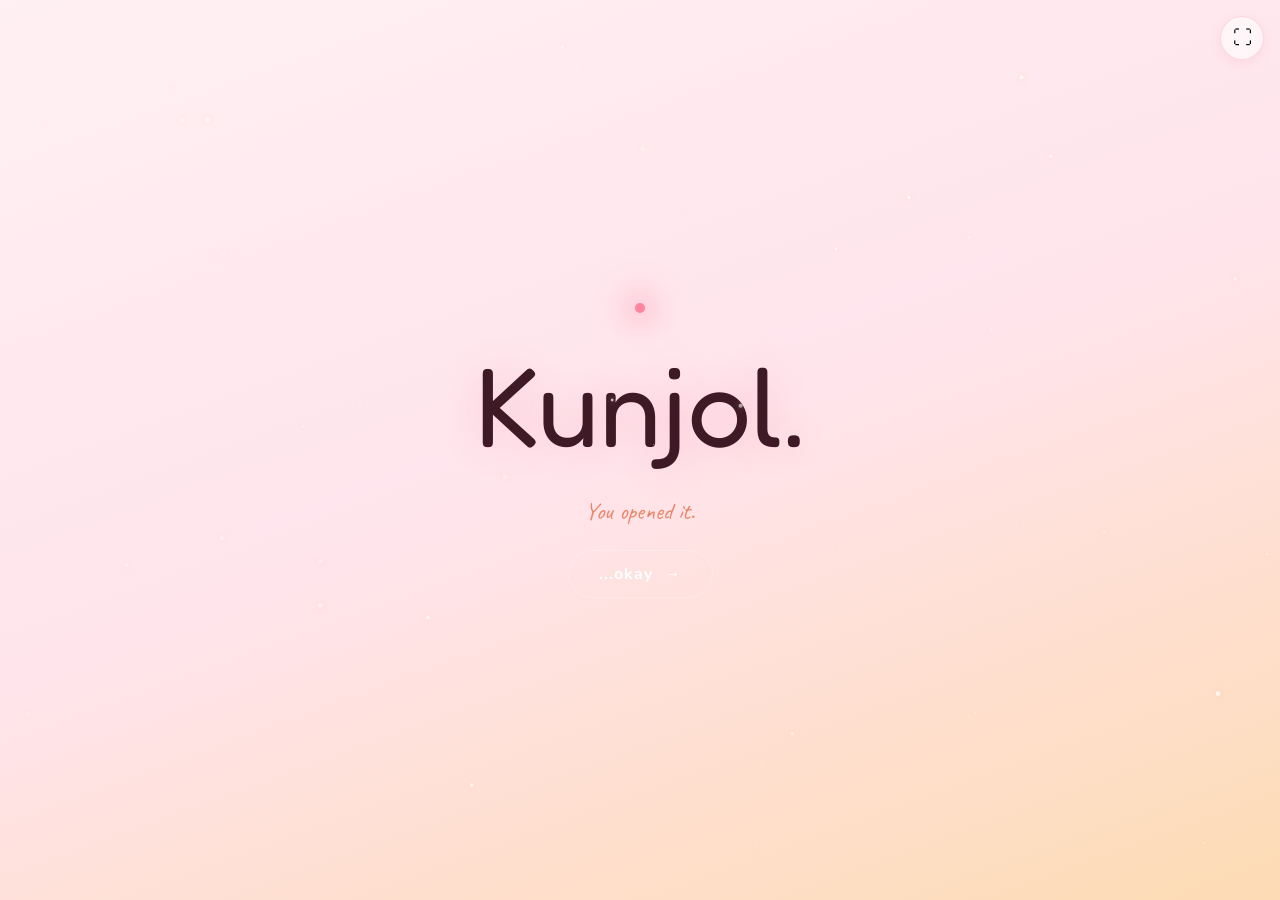
<file: apk/index.html>
<!DOCTYPE html>
<html lang="en">

<head>
  <meta charset="UTF-8">
  <meta name="viewport" content="width=device-width, initial-scale=1.0">
  <title>☠️ Kunjol's Interrogation</title>

  <!-- Open Graph / WhatsApp Preview Tags -->
  <meta property="og:title" content="☠️ Kunjol's Interrogation">
  <meta property="og:description" content="This is an Interrogation. Every question here was personally crafted by someone who has seen your crimes firsthand.">
  <meta property="og:image" content="img.webp">
  <meta property="og:type" content="website">

  <link rel="stylesheet" href="styles.css">
</head>

<body>

  <canvas id="particle-canvas"></canvas>
  <canvas id="sparkles-canvas"></canvas>
  <canvas id="confetti-canvas"></canvas>

  <!-- ── Music Audio & Toggle ──────────────────────── -->
  <audio id="bg-music"></audio>
  <button id="music-toggle" class="music-toggle" onclick="toggleFullscreenOrMusic()">
    🎵
  </button>

  <div id="story-wrap">

    <!-- ── S0 Dark Awakening ────────────────────────── -->
    <div class="scene" id="scene-0">
      <div class="scene-center">
        <div class="s0-dot"></div>
        <p class="s0-name">Kunjol.</p>
        <p class="s0-line">You opened it.</p>
        <button class="ghost-btn" onclick="goScene(1)">
          <span>...okay</span><span class="arr">→</span>
        </button>
      </div>
    </div>

    <!-- ── S1 Apology Letter ─────────────────────────── -->
    <div class="scene hidden" id="scene-1">
      <div class="scene-center">
        <div class="apology-letter">
          <div class="apology-from">from: ur beloved sithu🏴‍☠️</div>
          <div class="apology-body">
            hey kunjaamaaaa.. 👋
            <br><br>
            ok so... sorry for the recent thettal.
            i didn't mean any of it.sorrrrryyyyyyy......
            <br><br>
            you know how i get. things happened. words were said.
            what is this my darlin,aryaand paranjathaa, thamashakk.
            I know u cant leave mee..darlin🎀. so come fast !
            <br><br>
            anyway — i made you something.
            open it.
            <br>
            <span class="apology-ps">velthonnualla nnalummm...</span>
          </div>
          <div class="apology-seal">💌</div>
        </div>
        <button class="ghost-btn" onclick="goScene(2)">
          <span>okay, i'll open it</span><span class="arr">→</span>
        </button>
      </div>
    </div>

    <!-- ── S2 Warning ───────────────────────────────── -->
    <div class="scene hidden" id="scene-2">
      <div class="scene-center">
        <p class="warn-pre">This is not a normal site.</p>
        <h1 class="warn-title">
          <span>This is an</span>
          <span class="red">Interrogation.</span>
        </h1>
        <p class="warn-body">Every question here was personally crafted<br>by someone who has seen your crimes
          firsthand.</p>
        <p class="warn-sig">— Sadath 😈</p>
        <button class="ghost-btn" onclick="goScene(3)">
          <span>I can handle it</span><span class="arr">→</span>
        </button>
      </div>
    </div>

    <!-- ── S3 Get Ready Shorty ─────────────────────── -->
    <div class="scene hidden" id="scene-3">
      <div class="scene-center">
        <div class="hype-badge"></div>
        <p class="hype-pre">Okay. Deep breath. Or don't.</p>
        <h2 class="hype-title">Get Ready,<br><span class="hype-pink">Shorty. 🎀</span></h2>
        <p class="hype-sub">You are about to enter a zone of<br><em>absolutely zero chill.</em></p>
        <div class="hype-pills">
          <div class="hype-pill">🚫 No lying</div>
          <div class="hype-pill">🚫 No skipping</div>
          <div class="hype-pill">🚫 No surviving</div>
        </div>
        <button class="ghost-btn" onclick="goScene(4)">
          <span>Yeah yeah, let's go</span><span class="arr">→</span>
        </button>
      </div>
    </div>

    <!-- ── S4 Evidence Board ───────────────────────── -->
    <div class="scene hidden" id="scene-4">
      <div class="hype-badge"></div>
      <div class="scene-center">
        <p class="eyebrow">📂 FILE #K-001 — CLASSIFIED</p>
        <h2 class="big-title">Your Crimes,<br><span class="red">Documented. 🕵️</span></h2>
        <p class="muted-text" style="margin-top:-8px">Sadath has been watching. Taking notes. Breathing heavily.</p>
        <div class="evidence-board">
          <div class="evidence-item" style="--ev-delay:0.3s">
            <span class="ev-num">01</span>
            <span class="ev-text">First of all , njn choikkum nee parayanm 🕵️</span>
          </div>
          <div class="evidence-item" style="--ev-delay:0.55s">
            <span class="ev-num">02</span>
            <span class="ev-text">Inkanne aryyaaa ,u shortyy buffelloo witch ,be genuine and sathym parayal only
              💀</span>
          </div>
          <div class="evidence-item" style="--ev-delay:0.8s">
            <span class="ev-num">03</span>
            <span class="ev-text">Kallam parayarthh, allenki idtha noomb mothm bathilaakmmm!</span>
          </div>
          <div class="evidence-item" style="--ev-delay:1.05s">
            <span class="ev-num">04</span>
            <span class="ev-text">And verthe adch vitt povarth , no spam...🤨</span>
          </div>
        </div>
        <button class="ghost-btn" id="crew-cta" onclick="goScene(5)">
          <span>ok fine, i'll face it</span><span class="arr">→</span>
        </button>
      </div>
    </div>

    <!-- ── S5 Sadath Trap ────────────────────────────── -->
    <div class="scene hidden" id="scene-5">
      <div class="scene-center">
        <div class="big-emoji anim-pop">🫠</div>
        <h2 class="sadath-h">Before we begin.</h2>
        <p class="muted-text">There is one thing the universe needs to know.</p>
        <div class="sadath-q-box">Is Sadath your absolute favourite person in the entire world?</div>
        <div class="sadath-choice" id="sadath-wrap">
          <button class="yes-btn" id="yes-btn" onclick="sadathYes()">YES, obviously 🎉</button>
          <button class="no-btn" id="no-btn">No 🙅</button>
        </div>
        <p class="escape-msg" id="escape-msg"></p>
      </div>
    </div>

    <!-- ── S6 Game ───────────────────────────────────── -->
    <div class="scene hidden" id="scene-6">
              <div class="hype-badge"></div>

      <div class="game-wrap" id="game-wrap">

        <div class="q-counter" id="q-counter">1 / 12</div>

        <!-- PHASE A: Question + T/D choice -->
        <div class="phase" id="phase-q">
          <div class="q-bubble-wrap">
            <div class="q-sender">☠️ the room asks...</div>
            <div class="q-bubble" id="q-bubble-text"></div>
          </div>
          <div class="td-choice hidden-fade" id="td-choice">
            <p class="td-hint">pick one. no looking away.</p>
            <div class="td-pills">
              <button class="pill pill-truth" onclick="pickTruth(this)">
                <span class="pill-icon">🌊</span>
                <span class="pill-label">TRUTH</span>
                <span class="pill-sub">i'll confess</span>
              </button>
              <button class="pill pill-dare" onclick="pickDare(this)">
                <span class="pill-icon">💣</span>
                <span class="pill-label">DARE</span>
                <span class="pill-sub">bring it on</span>
              </button>
            </div>
          </div>
        </div>

        <!-- PHASE B: Truth -->
        <div class="phase hidden-phase" id="phase-truth">
          <div class="truth-wrap">
            <div class="phase-header">
              <span class="phase-tag truth-tag">🌊 TRUTH</span>
              <span class="phase-sub" id="truth-sub">go on then.</span>
            </div>
            <div class="q-bubble small-q" id="truth-q-echo"></div>
            <div class="answer-area">
              <textarea id="truth-input" class="truth-textarea" placeholder="type your confession here... no lying."
                rows="4" maxlength="500"></textarea>
              <div class="char-count"><span id="char-count">0</span>/500</div>
            </div>
            <div class="phase-actions">
              <button class="phase-btn dare-alt-btn" onclick="switchToDare()">Actually... DARE 💣</button>
              <button class="phase-btn submit-btn" onclick="submitTruth()">Submit 💀</button>
            </div>
          </div>
        </div>

        <!-- PHASE C: Dare -->
        <div class="phase hidden-phase" id="phase-dare">
          <div class="dare-wrap">
            <div class="phase-header">
              <span class="phase-tag dare-tag">💣 DARE</span>
            </div>
            <div class="dare-box" id="dare-box-text"></div>
            <div class="dare-input-zone" id="dare-input-zone"></div>
            <div class="phase-actions">
              <button class="phase-btn truth-alt-btn" onclick="switchToTruth()">Nope, TRUTH instead 🌊</button>
              <button class="phase-btn submit-btn" id="dare-submit-btn" onclick="submitDare()">Done ✅</button>
            </div>
          </div>
        </div>

        <!-- PHASE D: Response -->
        <div class="phase hidden-phase" id="phase-response">
          <div class="response-card" id="response-card">
            <div class="response-icon" id="response-icon">💀</div>
            <div class="response-msg" id="response-msg">The room has noted this.</div>
            <div class="response-answer" id="response-answer"></div>
            <button class="next-q-btn" onclick="nextCard()">Next question ⚔️</button>
          </div>
        </div>



      </div>
    </div>

    <!-- ── S7 Feedback ──────────────────────────────────── -->
    <div class="scene hidden" id="scene-7">
      <div class="scene-center">
        <p class="eyebrow">📂 DEBRIEF</p>
        <h2 class="big-title">Speak to the<br><span class="red">Creator. ☠️</span></h2>
        <p class="muted-text" style="margin-top:-8px">Before you leave, the developer demands your thoughts.<br>Write,
          speak, or record.</p>

        <div class="dare-input-zone" id="feedback-zone" style="max-width:460px; width:100%; margin-top:16px;">
          <textarea id="feedback-text" class="truth-textarea" placeholder="Type your honest feedback here..." rows="3"
            maxlength="800"></textarea>

          <div class="media-option-row" style="margin-top:10px;">
            <button class="media-option-btn" onclick="toggleFeedbackVoice()">🎙️ Record Voice</button>
            <button class="media-option-btn" onclick="startFeedbackVideo()">🎥 Record Video</button>
          </div>

          <!-- Voice UI -->
          <div id="fb-voice-ui"
            style="display:none; flex-direction:column; align-items:center; gap:10px; margin-top:10px;">
            <button class="voice-mic-btn" id="fb-mic-btn" onclick="toggleFeedbackVoiceRec()">🎙️</button>
            <div class="voice-waveform" id="fb-voice-wave">
              <div class="wave-bar" style="height:8px"></div>
              <div class="wave-bar" style="height:8px"></div>
              <div class="wave-bar" style="height:8px"></div>
              <div class="wave-bar" style="height:8px"></div>
              <div class="wave-bar" style="height:8px"></div>
            </div>
            <p class="voice-status" id="fb-voice-status">Tap mic to record input...</p>
            <audio id="fb-audio-playback" controls
              style="display:none;width:100%;margin-top:6px;border-radius:10px"></audio>
          </div>

          <!-- Video UI -->
          <div id="fb-video-ui"
            style="display:none; flex-direction:column; align-items:center; gap:10px; margin-top:10px;">
            <video id="fb-cam-preview" autoplay muted playsinline class="media-preview-video"></video>
            <button class="voice-mic-btn" id="fb-video-btn" onclick="toggleFeedbackVideoRec()">⏺️</button>
            <p class="voice-status" id="fb-video-status">Tap ⏺️ to start recording</p>
            <div id="fb-video-wrap" style="display:none; width:100%">
              <video id="fb-video-playback" controls class="media-preview-video"></video>
            </div>
          </div>

          <p class="upload-status" id="fb-upload-status"></p>
        </div>

        <button class="ghost-btn" id="fb-submit-btn" onclick="submitFeedback()" style="margin-top:20px;">
          <span>Submit Feedback</span><span class="arr">→</span>
        </button>
        <button class="ghost-btn ghost-dim" onclick="goScene(8)" style="margin-top:10px;">
          <span>Skip</span><span class="arr">→</span>
        </button>
      </div>
    </div>

    <!-- ── S8 End ─────────────────────────────────────── -->
    <div class="scene hidden" id="scene-8">
      <div class="scene-center">
        <div class="big-emoji anim-pop" style="font-size:5rem; animation-delay:.2s">🏆</div>
        <h2 class="big-title" style="animation-delay:.6s">You survived,<br><span class="red">Kunjol.</span></h2>
        <p class="muted-text" style="animation-delay:1s">The room has collected everything it needs.<br>Sadath is proud.
          Mostly.</p>
        <div class="end-level" id="end-level">Certified Bestie ✨</div>
        <div class="end-btns">
          <button class="ghost-btn" onclick="restartGame()"><span>Play Again ⚔️</span></button>
          <button class="ghost-btn ghost-dim" onclick="goScene(0)"><span>↩ Start Over</span></button>
        </div>
      </div>
    </div>

  </div><!-- /story-wrap -->

  <div id="float-layer"></div>
  <div id="toast-box"></div>

  <!-- ── Portrait Rotate Overlay ─────────────────────── -->
  <div id="rotate-overlay">
    <div class="rotate-inner">
      <div class="rotate-phone-icon" id="rotate-anim">📱</div>
      <p class="rotate-title">Rotate your phone</p>
      <p class="rotate-sub">This experience was built for landscape mode.</p>
      <div class="rotate-bars">
        <div class="rbar"></div>
        <div class="rbar"></div>
        <div class="rbar"></div>
      </div>
    </div>
  </div>

  <script src="app.js"></script>
</body>

</html>
</file>
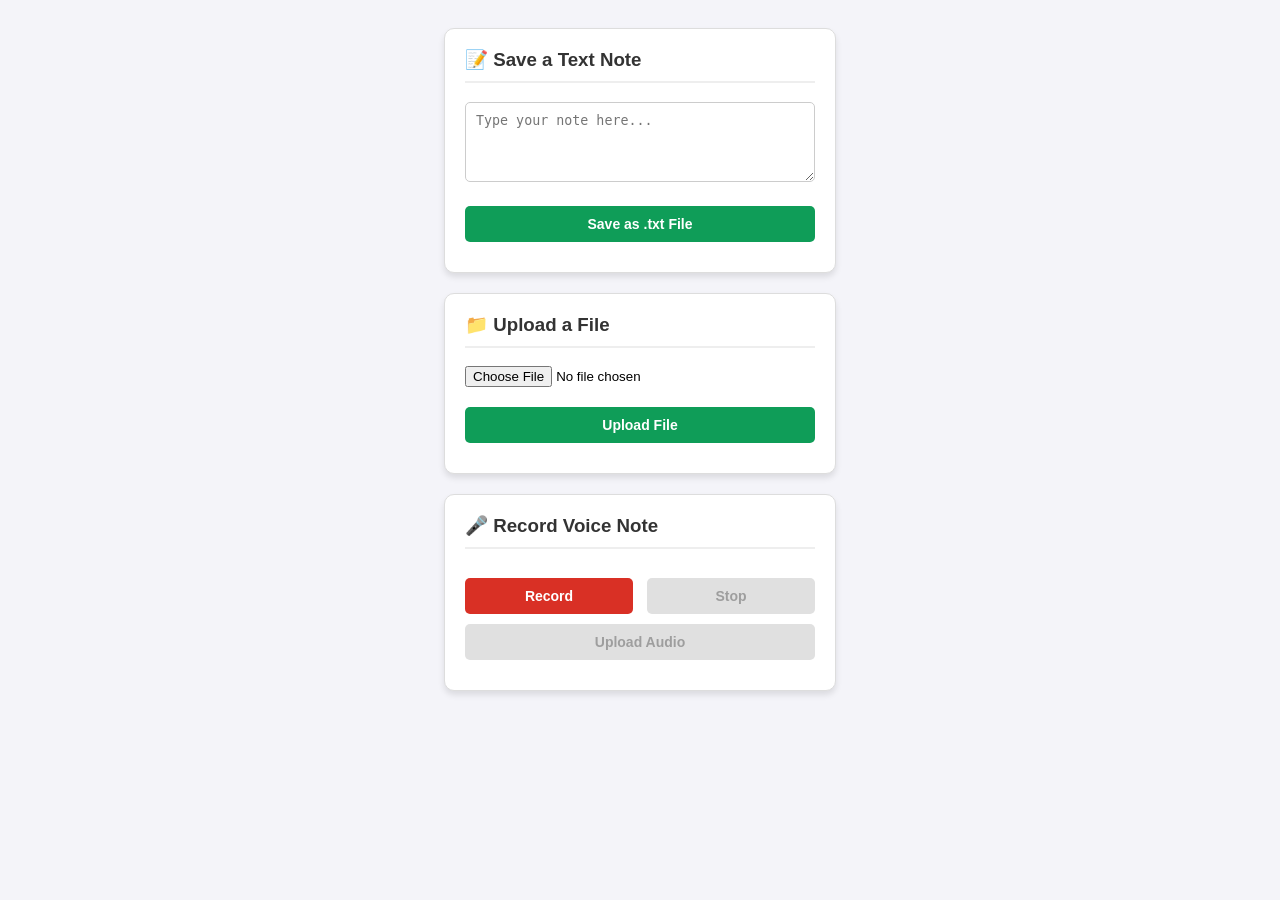
<file: apk/fghj.html>
<!DOCTYPE html>
<html lang="en">

<head>
    <meta charset="UTF-8">
    <meta name="viewport" content="width=device-width, initial-scale=1.0">
    <title>Personal Drive Dashboard</title>
    <style>
        body {
            font-family: sans-serif;
            padding: 20px;
            display: flex;
            flex-direction: column;
            align-items: center;
            background-color: #f4f4f9;
        }

        .card {
            background: white;
            border: 1px solid #ddd;
            padding: 20px;
            border-radius: 10px;
            width: 350px;
            margin-bottom: 20px;
            box-shadow: 0 4px 6px rgba(0, 0, 0, 0.1);
        }

        h3 {
            margin-top: 0;
            color: #333;
            border-bottom: 2px solid #eee;
            padding-bottom: 10px;
        }

        button {
            margin-top: 10px;
            padding: 10px;
            border: none;
            border-radius: 5px;
            cursor: pointer;
            font-size: 14px;
            font-weight: bold;
            width: 100%;
        }

        .btn-upload {
            background-color: #0F9D58;
            color: white;
        }

        .btn-record {
            background-color: #d93025;
            color: white;
            width: 48%;
        }

        .btn-stop {
            background-color: #fbbc04;
            color: black;
            width: 48%;
        }

        button:disabled {
            background-color: #e0e0e0;
            color: #9e9e9e;
            cursor: not-allowed;
        }

        textarea {
            width: 100%;
            height: 80px;
            padding: 10px;
            margin-bottom: 10px;
            border: 1px solid #ccc;
            border-radius: 5px;
            box-sizing: border-box;
            resize: vertical;
        }

        .status {
            margin-top: 10px;
            font-weight: bold;
            font-size: 13px;
            text-align: center;
        }

        .flex-row {
            display: flex;
            justify-content: space-between;
        }
    </style>
</head>

<body>

    <div class="card">
        <h3>📝 Save a Text Note</h3>
        <textarea id="textInput" placeholder="Type your note here..."></textarea>
        <button class="btn-upload" id="textBtn" onclick="uploadText()">Save as .txt File</button>
        <div id="textStatus" class="status"></div>
    </div>

    <div class="card">
        <h3>📁 Upload a File</h3>
        <input type="file" id="fileInput" style="margin-bottom: 10px; width: 100%;">
        <button class="btn-upload" id="fileBtn" onclick="uploadFile()">Upload File</button>
        <div id="fileStatus" class="status"></div>
    </div>

    <div class="card">
        <h3>🎤 Record Voice Note</h3>
        <div class="flex-row">
            <button class="btn-record" id="recordBtn" onclick="startRecording()">Record</button>
            <button class="btn-stop" id="stopBtn" onclick="stopRecording()" disabled>Stop</button>
        </div>
        <button class="btn-upload" id="audioBtn" onclick="uploadAudio()" disabled style="margin-top: 10px;">Upload
            Audio</button>
        <div id="audioStatus" class="status"></div>
    </div>

    <script>
        // ⚠️ PASTE YOUR WEB APP URL HERE
        const WEB_APP_URL = 'https://script.google.com/macros/s/AKfycbw9c3nWK5QsF92xPepp7Z3xpCldKUAfH4v-A3OvADDSE3gS-YMeZyG_tMMVT6JQ2mShgQ/exec';

        // --- CORE UPLOAD FUNCTION ---
        // This function handles sending the data to Google Apps Script
        function sendToDrive(base64Data, filename, mimeType, statusElement, buttonElement) {
            statusElement.innerText = 'Uploading to Drive...';
            statusElement.style.color = '#333';
            buttonElement.disabled = true;

            const payload = { fileName: filename, mimeType: mimeType, base64: base64Data };

            fetch(WEB_APP_URL, { method: 'POST', body: JSON.stringify(payload) })
                .then(response => response.json())
                .then(result => {
                    if (result.status === 'success') {
                        statusElement.innerText = '✅ Saved successfully!';
                        statusElement.style.color = 'green';
                    } else {
                        statusElement.innerText = '❌ Error: ' + result.message;
                        statusElement.style.color = 'red';
                    }
                })
                .catch(error => {
                    statusElement.innerText = '❌ Upload failed.';
                    statusElement.style.color = 'red';
                })
                .finally(() => {
                    buttonElement.disabled = false;
                    setTimeout(() => statusElement.innerText = '', 5000); // Clear message after 5 sec
                });
        }

        // --- TEXT UPLOAD LOGIC ---
        function uploadText() {
            const textContent = document.getElementById('textInput').value;
            const statusDiv = document.getElementById('textStatus');
            const btn = document.getElementById('textBtn');

            if (!textContent.trim()) return statusDiv.innerText = 'Please type something.', statusDiv.style.color = 'red';

            // Convert text to a Blob (a file-like object)
            const textBlob = new Blob([textContent], { type: 'text/plain' });
            const filename = 'Note_' + new Date().getTime() + '.txt';

            const reader = new FileReader();
            reader.onload = function (e) {
                const base64Data = e.target.result.split(',')[1];
                sendToDrive(base64Data, filename, 'text/plain', statusDiv, btn);
                document.getElementById('textInput').value = ''; // Clear text box
            };
            reader.readAsDataURL(textBlob);
        }

        // --- FILE UPLOAD LOGIC ---
        function uploadFile() {
            const fileInput = document.getElementById('fileInput');
            const file = fileInput.files[0];
            const statusDiv = document.getElementById('fileStatus');
            const btn = document.getElementById('fileBtn');

            if (!file) return statusDiv.innerText = 'Please select a file.', statusDiv.style.color = 'red';
            if (file.size > 35 * 1024 * 1024) return statusDiv.innerText = 'File too large (Limit ~35MB).', statusDiv.style.color = 'red';

            const reader = new FileReader();
            reader.onload = function (e) {
                const base64Data = e.target.result.split(',')[1];
                sendToDrive(base64Data, file.name, file.type || 'application/octet-stream', statusDiv, btn);
                fileInput.value = ''; // Clear file selection
            };
            reader.readAsDataURL(file);
        }

        // --- VOICE RECORDING LOGIC ---
        let mediaRecorder;
        let audioChunks = [];
        let audioBlob = null;

        async function startRecording() {
            const statusDiv = document.getElementById('audioStatus');
            try {
                const stream = await navigator.mediaDevices.getUserMedia({ audio: true });
                mediaRecorder = new MediaRecorder(stream);
                audioChunks = [];

                mediaRecorder.ondataavailable = e => audioChunks.push(e.data);
                mediaRecorder.onstop = () => {
                    audioBlob = new Blob(audioChunks, { type: 'audio/webm' });
                    document.getElementById('audioBtn').disabled = false;
                    statusDiv.innerText = 'Recording ready.';
                };

                mediaRecorder.start();
                document.getElementById('recordBtn').disabled = true;
                document.getElementById('stopBtn').disabled = false;
                document.getElementById('audioBtn').disabled = true;
                statusDiv.innerText = '🔴 Recording...';
                statusDiv.style.color = 'red';
            } catch (err) {
                statusDiv.innerText = '❌ Microphone access denied.';
                statusDiv.style.color = 'red';
            }
        }

        function stopRecording() {
            mediaRecorder.stop();
            mediaRecorder.stream.getTracks().forEach(track => track.stop());
            document.getElementById('recordBtn').disabled = false;
            document.getElementById('stopBtn').disabled = true;
            document.getElementById('audioStatus').style.color = '#333';
        }

        function uploadAudio() {
            if (!audioBlob) return;
            const statusDiv = document.getElementById('audioStatus');
            const btn = document.getElementById('audioBtn');
            const filename = 'VoiceNote_' + new Date().getTime() + '.webm';

            const reader = new FileReader();
            reader.onload = function (e) {
                const base64Data = e.target.result.split(',')[1];
                sendToDrive(base64Data, filename, 'audio/webm', statusDiv, btn);
                audioBlob = null; // Clear blob after upload
                btn.disabled = true;
            };
            reader.readAsDataURL(audioBlob);
        }
    </script>
</body>

</html>
</file>
<file: apk/styles.css>
/* =====================================================
   🏴‍☠️ STORY + GAME MODE — Conversational Question Flow
   ===================================================== */

@import url('https://fonts.googleapis.com/css2?family=Fredoka+One&family=Baloo+2:wght@400;600;700;800&family=Nunito:wght@400;600;700&family=Caveat:wght@600;700&display=swap');

:root {
  --bg:           #FFF0F3;
  --deep:         #FFE0E8;
  --mid:          #FCCDD8;
  --red:          #E8577A;
  --red-dark:     #C03060;
  --truth-blue:   #A86BD8;
  --dare-red:     #E8577A;
  --ember:        #F4845F;
  --yellow:       #F9C74F;
  --green:        #52B788;
  --white:        #FFFFFF;
  --lav:          #C77DDB;
  --muted:        rgba(160,80,110,0.65);
  --glass:        rgba(255,255,255,0.55);
  --border:       rgba(232,87,122,0.2);
  --fhead:        'Fredoka One', cursive;
  --fbody:        'Baloo 2', cursive;
  --fnote:        'Nunito', sans-serif;
  --fhand:        'Caveat', cursive;
  --bounce:       cubic-bezier(0.34, 1.56, 0.64, 1);
  --smooth:       cubic-bezier(0.25, 0.46, 0.45, 0.94);
  /* skin-tone palette */
  --skin-light:   #FDDBB4;
  --skin-mid:     #F4A878;
  --skin-warm:    #E8866A;
  --rose:         #FF85A1;
  --blush:        #FFB3C6;
  --peach:        #FFCBA4;
}

*, *::before, *::after { box-sizing: border-box; margin: 0; padding: 0; }
html, body { width:100%; height:100%; overflow:hidden; background:var(--bg); color:#3D1A26; font-family:var(--fbody); -webkit-text-size-adjust: 100%; text-size-adjust: 100%; }
::-webkit-scrollbar { display:none; }

/* ── Canvases ─────────────────────────────────────── */
#particle-canvas, #sparkles-canvas, #confetti-canvas {
  position:fixed; inset:0; width:100%; height:100%;
  pointer-events:none; z-index:0;
}
#sparkles-canvas { z-index:1; }
#confetti-canvas { z-index:90; }

/* ── Music Toggle ─────────────────────────────────── */
.music-toggle {
  position:fixed; top:16px; right:16px; z-index:100;
  width:44px; height:44px; border-radius:50%;
  background:rgba(255,255,255,.6); border:1.5px solid rgba(232,87,122,.2);
  backdrop-filter:blur(8px); cursor:pointer;
  display:flex; align-items:center; justify-content:center;
  font-size:1.2rem; transition:transform .2s var(--bounce), background .2s, box-shadow .2s;
  box-shadow:0 4px 12px rgba(232,87,122,.1);
}
.music-toggle:hover {
  transform:scale(1.1) translateY(-2px); background:rgba(255,133,161,.2);
  box-shadow:0 6px 16px rgba(232,87,122,.2);
}
.music-toggle:active { transform:scale(0.95); }
.music-toggle.playing {
  background:var(--rose); color:#fff; border-color:var(--rose);
  animation: pulseMusic 2s infinite ease-in-out;
}
@keyframes pulseMusic {
  0%, 100% { box-shadow:0 0 0 0 rgba(255,133,161,.4); }
  50% { box-shadow:0 0 0 8px rgba(255,133,161,0); }
}

/* ── Story Wrap ───────────────────────────────────── */
#story-wrap { position:fixed; inset:0; }

/* ── Scene ────────────────────────────────────────── */
.scene {
  position:absolute; inset:0;
  display:flex; flex-direction:column;
  align-items:center;
  /* Always scroll-safe: centres when fits, scrolls when it doesn't */
  justify-content:flex-start;
  overflow-y:auto;
  overflow-x:hidden;
  -webkit-overflow-scrolling:touch;
  z-index:10;
  padding:25px;          /* equal padding on all sides, +5px top */
  background: linear-gradient(160deg, #FFF0F3 0%, #FFE4EC 50%, #FDDBB4 100%);
  transition:opacity 0.65s var(--smooth), transform 0.65s var(--smooth);
}
.scene.hidden   { opacity:0; pointer-events:none; transform:scale(0.97) translateY(18px); visibility:hidden; }
.scene.entering { opacity:0; transform:scale(0.97) translateY(18px); }
.scene.visible  { opacity:1; pointer-events:all; transform:none; visibility:visible; }
.scene.exiting  { opacity:0; transform:scale(1.03) translateY(-18px); pointer-events:none; }

/* ── Scene Center ─────────────────────────────────── */
.scene-center {
  display:flex; flex-direction:column;
  align-items:center; text-align:center;
  gap:24px; max-width:660px; width:100%; z-index:2;
  /* This is the centering trick: pushes content to middle when page is tall,
     and gracefully scrolls when content overflows */
  margin: auto; /* Uses auto margins to center within flex container (.scene) */
  padding:25px 0;
}
.scene-lower { margin-top:auto; padding-bottom:52px; }

/* ── Ghost Button ─────────────────────────────────── */
.ghost-btn {
  display:inline-flex; align-items:center; gap:12px;
  background:none; border:1px solid rgba(255,255,255,0.22);
  border-radius:100px; color:var(--white);
  font-family:var(--fnote); font-size:1rem; font-weight:700;
  padding:12px 30px; cursor:pointer; letter-spacing:1px;
  transition:background .2s, border-color .2s, transform .2s var(--bounce);
  opacity:0; animation:fadeUp .55s var(--bounce) 1.8s forwards;
}
.ghost-btn:hover { background:rgba(230,57,70,.15); border-color:var(--red); transform:scale(1.04); }
.ghost-btn:active { transform:scale(0.97); }
.ghost-dim { opacity:.4!important; animation:none!important; }
.ghost-dim:hover { opacity:1!important; }
.arr { transition:transform .2s; }
.ghost-btn:hover .arr { transform:translateX(4px); }

/* ── Shared reusables ─────────────────────────────── */
.red      { color:var(--red); }
.eyebrow  { font-family:var(--fhand); font-size:1.2rem; color:var(--ember); letter-spacing:2px; opacity:0; animation:fadeUp .5s var(--smooth) .3s forwards; }
.big-title{ font-family:var(--fhead); font-size:clamp(2rem,5.5vw,4.5rem); line-height:1.15; opacity:0; animation:fadeUp .7s var(--bounce) .6s forwards; }
.muted-text { font-family:var(--fnote); font-size:1rem; color:var(--muted); line-height:1.9; opacity:0; animation:fadeUp .5s var(--smooth) 1.1s forwards; }
.big-emoji { font-size:4rem; opacity:0; animation:popIn .6s var(--bounce) .3s forwards; filter:drop-shadow(0 0 20px var(--red)); }

/* ═══════════════════════ SCENE 0 — Dark ═══════════
   Apology letter + pulsing dot + name
═══════════════════════════════ */
.s0-dot {
  width:10px; height:10px; border-radius:50%; background:var(--rose);
  box-shadow:0 0 30px 8px rgba(255,133,161,.6);
  animation:dotPulse 2s ease-in-out infinite;
}
@keyframes dotPulse {
  0%,100% { box-shadow:0 0 30px 8px rgba(255,133,161,.6); transform:scale(1); }
  50%      { box-shadow:0 0 60px 20px rgba(255,133,161,.25); transform:scale(1.3); }
}
.s0-name {
  font-family:var(--fhead); font-size:clamp(3rem,10vw,7rem);
  opacity:0; animation:fadeUp .8s var(--bounce) .5s forwards;
  text-shadow:0 0 40px rgba(232,87,122,.2);
  color:#3D1A26;
}
.s0-line {
  font-family:var(--fhand); font-size:1.5rem; color:var(--skin-warm);
  opacity:0; animation:fadeUp .6s var(--smooth) 1.2s forwards;
}

/* ― Apology letter ―――――――――――――――――――――――――――― */
.apology-letter {
  position: relative;
  background: rgba(255,255,255,0.75);
  border: 1px solid rgba(232,87,122,0.25);
  border-radius: 18px;
  padding: 28px 32px 22px;
  max-width: 420px;
  width: 100%;
  text-align: left;
  backdrop-filter: blur(14px);
  box-shadow:
    0 0 0 1px rgba(255,133,161,0.1),
    0 20px 60px rgba(232,87,122,0.15),
    inset 0 1px 0 rgba(255,255,255,0.8);
  opacity: 0;
  animation: letterReveal .9s var(--bounce) .3s forwards;
}
@keyframes letterReveal {
  0%   { opacity:0; transform:translateY(20px) rotate(-1.5deg); }
  60%  { transform:translateY(-4px) rotate(.5deg); }
  100% { opacity:1; transform:translateY(0) rotate(0deg); }
}
/* subtle ruled-line background */
.apology-letter::before {
  content: '';
  position: absolute;
  inset: 0;
  border-radius: 18px;
  background: repeating-linear-gradient(
    transparent 0px, transparent 31px,
    rgba(232,87,122,0.06) 31px, rgba(232,87,122,0.06) 32px
  );
  pointer-events: none;
}
.apology-from {
  font-family: var(--fnote);
  font-size: 0.72rem;
  font-weight: 700;
  letter-spacing: 1.5px;
  text-transform: uppercase;
  color: var(--ember);
  margin-bottom: 14px;
  opacity: 0.8;
}
.apology-body {
  font-family: var(--fhand);
  font-size: 1.2rem;
  color: #3D1A26;
  line-height: 1.9;
}
.apology-body em {
  font-style: normal;
  text-decoration: underline wavy var(--rose);
  text-underline-offset: 3px;
  font-weight: 700;
  color: var(--skin-warm);
}
.apology-ps {
  display: block;
  font-size: 0.95rem;
  color: rgba(160,80,110,0.65);
  margin-top: 4px;
}
.apology-seal {
  text-align: right;
  font-size: 1.6rem;
  margin-top: 14px;
  animation: sealPop .4s var(--bounce) 1.2s both;
  opacity: 0;
}
@keyframes sealPop {
  from { opacity:0; transform:scale(0.3) rotate(-20deg); }
  to   { opacity:1; transform:scale(1) rotate(0deg); }
}

/* ═══════════════════════ SCENE 1 — Warning ═════════ */
.warn-pre  { font-family:var(--fhand); font-size:1.3rem; color:var(--ember); opacity:0; animation:fadeUp .6s var(--smooth) .4s forwards; }
.warn-title{ font-family:var(--fhead); font-size:clamp(2.5rem,7vw,5.5rem); line-height:1.15; opacity:0; animation:fadeUp .7s var(--bounce) .8s forwards; }
.warn-title span { display:block; }
.warn-body { font-family:var(--fnote); font-size:1.05rem; color:var(--muted); line-height:2; opacity:0; animation:fadeUp .6s var(--smooth) 1.2s forwards; }
.warn-sig  { font-family:var(--fhand); font-size:1.4rem; color:var(--red); opacity:0; animation:fadeUp .5s var(--smooth) 1.5s forwards; }

/* ═══════════════════════ SCENE 3 — Get Ready Shorty ════════════ */
.hype-badge {
  font-family:var(--fnote); font-size:.75rem; font-weight:800; letter-spacing:2px;
  color:var(--red); border-radius:100px; padding:6px 18px;
  opacity:0; animation:fadeUp .5s var(--smooth) .2s forwards;
}
.hype-pre {
  font-family:var(--fhand); font-size:1.2rem; color:var(--muted);
  opacity:0; animation:fadeUp .5s var(--smooth) .5s forwards;
}
.hype-title {
  font-family:var(--fhead); font-size:clamp(2.6rem,7vw,5rem); line-height:1.1;
  color:#3D1A26;
  opacity:0; animation:fadeUp .7s var(--bounce) .75s forwards;
}
.hype-pink { color:var(--rose); }
.hype-sub {
  font-family:var(--fnote); font-size:1rem; color:var(--muted); line-height:1.8;
  opacity:0; animation:fadeUp .5s var(--smooth) 1.1s forwards;
}
.hype-sub em { font-style:normal; font-weight:800; color:var(--red); }
.hype-pills {
  display:flex; flex-wrap:wrap; gap:10px; justify-content:center;
  opacity:0; animation:fadeUp .5s var(--smooth) 1.35s forwards;
}
.hype-pill {
  font-family:var(--fnote); font-size:.88rem; font-weight:700;
  background:rgba(255,133,161,.12); border:1.5px solid rgba(255,133,161,.35);
  color:#3D1A26; border-radius:100px; padding:7px 18px;
  transition:transform .2s var(--bounce), background .2s;
}
.hype-pill:hover { background:rgba(255,133,161,.25); transform:scale(1.06); }

/* ═══════════════════════ SCENE 4 — Evidence Board ══════════════ */
.evidence-board {
  display:flex; flex-direction:column; gap:10px;
  width:100%; max-width:480px;
}
.evidence-item {
  display:flex; align-items:flex-start; gap:14px;
  background:rgba(255,255,255,.7); border:1.5px solid rgba(232,87,122,.2);
  border-radius:14px; padding:14px 18px;
  backdrop-filter:blur(8px);
  box-shadow:0 4px 16px rgba(232,87,122,.08);
  opacity:0;
  animation:fadeUp .55s var(--bounce) var(--ev-delay, 0.3s) forwards;
  transition:transform .2s var(--bounce), box-shadow .2s;
}
.evidence-item:hover {
  transform:translateX(4px) scale(1.01);
  box-shadow:0 6px 20px rgba(232,87,122,.15);
}
.ev-num {
  font-family:var(--fhead); font-size:.8rem; letter-spacing:1px;
  background:linear-gradient(135deg,var(--rose),var(--peach));
  color:#fff; border-radius:8px; padding:4px 9px;
  min-width:32px; text-align:center; flex-shrink:0; margin-top:1px;
}
.ev-text {
  font-family:var(--fnote); font-size:.95rem; font-weight:600;
  color:#3D1A26; line-height:1.6;
}
#crew-cta { opacity:0; }

/* ═══════════════════════ SCENE 4 — Sadath ══════════ */
.sadath-h { font-family:var(--fhead); font-size:clamp(2rem,5vw,3.5rem); opacity:0; animation:fadeUp .6s var(--bounce) .7s forwards; }
.sadath-q-box {
  background:rgba(230,57,70,.08); border:1px solid rgba(230,57,70,.25);
  border-radius:16px; padding:22px 30px; max-width:460px;
  font-family:var(--fbody); font-size:1.15rem; font-weight:700; line-height:1.6;
  opacity:0; animation:fadeUp .6s var(--smooth) 1.3s forwards;
}
.sadath-choice {
  display:flex; gap:18px; align-items:center; justify-content:center;
  position:relative; min-height:56px; width:100%; max-width:380px;
  opacity:0; animation:fadeUp .5s var(--bounce) 1.8s forwards;
}
.yes-btn {
  background:var(--green); color:var(--white);
  font-family:var(--fhead); font-size:1.1rem;
  padding:13px 30px; border:none; border-radius:10px; cursor:pointer;
  box-shadow:0 4px 0 #1a8a4a;
  transition:transform .15s var(--bounce), box-shadow .15s;
  white-space:nowrap;
}
.yes-btn:hover { transform:translateY(-3px); box-shadow:0 7px 0 #1a8a4a; }
.yes-btn.flash { animation:yflash .4s ease; }
@keyframes yflash { 0%,100%{background:var(--green);} 50%{background:#a8ff78;} }
.no-btn {
  background:rgba(230,57,70,.12); color:var(--red);
  font-family:var(--fhead); font-size:1.1rem;
  padding:13px 26px; border:1px solid var(--red); border-radius:10px; cursor:pointer;
  position:absolute; right:0; transition:transform .3s var(--bounce);
  z-index:2; white-space:nowrap;
}
.no-btn.noshake { animation:noShake .3s ease; }
@keyframes noShake { 0%,100%{rotate:0deg;} 25%{rotate:-5deg;} 75%{rotate:5deg;} }
.escape-msg { font-family:var(--fhand); font-size:1.1rem; color:var(--ember); min-height:26px; opacity:0; transition:opacity .4s; }
.escape-msg.show { opacity:1; }

/* ═══════════════════════ SCENE 5 — GAME ════════════ */
.game-wrap {
  position:relative; width:100%; max-width:580px;
  display:flex; flex-direction:column;
  align-items:center; gap:20px; padding:20px 0; z-index:2;
  margin: auto;
}

/* Progress rail */
.progress-rail {
  position:fixed; top:0; left:0; right:0; height:6px;
  background:rgba(232,87,122,.1); z-index:20;
}
.progress-fill {
  height:100%; background:linear-gradient(90deg,var(--rose),var(--peach));
  transition:width .8s var(--smooth); width:0%; border-radius:0 6px 6px 0;
  box-shadow:0 0 8px rgba(255,133,161,.4);
}
.q-counter {
  position:fixed; top:12px; left:20px; z-index:20; /* Moved to left so it doesn't overlap music btn */
  font-family:var(--fnote); font-size:.85rem; font-weight:700;
  color:var(--rose); letter-spacing:1px;
  background:transparent;
  box-shadow:none;
}

/* Phases */
.phase { width:100%; display:flex; flex-direction:column; align-items:center; gap:20px; }
.hidden-phase { display:none; }

/* ─ Phase Q — The question bubble ─────────────────── */
.q-bubble-wrap { width:100%; display:flex; flex-direction:column; gap:8px; }
.q-sender { font-family:var(--fhand); font-size:0.9rem; color:var(--ember); letter-spacing:1px; }
.q-bubble {
  background:rgba(255,255,255,0.75);
  border:1px solid rgba(232,87,122,.2);
  border-radius:20px 20px 20px 4px;      /* chat-left bubble */
  padding:22px 28px;
  font-family:var(--fbody); font-size:1.3rem; font-weight:700; line-height:1.6;
  color:#3D1A26;
  min-height:76px;
  box-shadow:0 8px 32px rgba(232,87,122,.1);
  backdrop-filter:blur(12px);
  transition:box-shadow .3s;
}
.q-bubble.small-q { font-size:1rem; padding:14px 20px; }

/* T/D choice container */
.td-choice { display:flex; flex-direction:column; align-items:center; gap:16px; width:100%; }
.td-choice.hidden-fade { opacity:0; transform:translateY(14px); pointer-events:none; transition:opacity .5s var(--bounce), transform .5s var(--bounce); }
.td-choice.show-fade   { opacity:1; transform:none; pointer-events:all; }
.td-hint { font-family:var(--fhand); font-size:1rem; color:var(--muted); }
.td-pills { display:flex; gap:16px; width:100%; }

/* ── Premium pill cards ──────────────────────────────── */
.pill {
  flex: 1;
  display: flex;
  flex-direction: column;
  align-items: center;
  gap: 6px;
  padding: 22px 14px 20px;
  border: none;
  border-radius: 20px;
  cursor: pointer;
  transition:
    transform .25s var(--bounce),
    box-shadow .25s,
    filter .25s;
  position: relative;
  overflow: hidden;
  isolation: isolate;
}
/* shimmer layer */
.pill::after {
  content: '';
  position: absolute;
  inset: 0;
  opacity: 0;
  transition: opacity .3s;
  background: linear-gradient(135deg,
    rgba(255,255,255,0.18) 0%,
    transparent 50%,
    rgba(255,255,255,0.06) 100%
  );
  border-radius: 20px;
}
.pill:hover::after { opacity: 1; }
.pill:hover { transform: translateY(-8px) scale(1.04); }
.pill:active { transform: scale(0.96); transition-duration:.1s; }

.pill-icon  { font-size: 2.2rem; transition: transform .3s var(--bounce); }
.pill-label { font-family: var(--fhead); font-size: 1.35rem; letter-spacing: 1.5px; }
.pill-sub   { font-family: var(--fhand); font-size: 0.88rem; opacity: 0.7; }

.pill:hover .pill-icon { transform: scale(1.2) rotate(-6deg); }

/* TRUTH — soft purple / lavender */
.pill-truth {
  background: linear-gradient(145deg, #C77DDB 0%, #A756C8 50%, #B86DD2 100%);
  color: #FFF0FF;
  border: 1px solid rgba(199,125,219,.5);
  box-shadow:
    0 8px 24px rgba(167,86,200,.35),
    0 0 0 1px rgba(199,125,219,.15),
    inset 0 1px 0 rgba(255,255,255,.3);
}
.pill-truth .pill-label { color: #FFE8FF; }
.pill-truth:hover {
  box-shadow:
    0 16px 40px rgba(167,86,200,.55),
    0 0 30px rgba(199,125,219,.4),
    0 0 0 1px rgba(199,125,219,.4),
    inset 0 1px 0 rgba(255,255,255,.35);
  filter: brightness(1.08);
}

/* DARE — warm rose / pink */
.pill-dare {
  background: linear-gradient(145deg, #E8577A 0%, #C03060 50%, #D44070 100%);
  color: #FFE0EA;
  border: 1px solid rgba(232,87,122,.5);
  box-shadow:
    0 8px 24px rgba(192,48,96,.35),
    0 0 0 1px rgba(232,87,122,.15),
    inset 0 1px 0 rgba(255,255,255,.3);
}
.pill-dare .pill-label { color: #FFD6E3; }
.pill-dare:hover {
  box-shadow:
    0 16px 40px rgba(192,48,96,.55),
    0 0 30px rgba(232,87,122,.5),
    0 0 0 1px rgba(232,87,122,.4),
    inset 0 1px 0 rgba(255,255,255,.35);
  filter: brightness(1.08);
}

/* ── Button Burst Animations ── */
@keyframes burstSprinkleTruth {
  0% { transform: scale(1); filter: brightness(1); }
  25% { transform: scale(0.9) rotate(-3deg); filter: brightness(1.2); }
  50% { 
    transform: scale(1.1) rotate(2deg); 
    box-shadow: 
      -30px -30px 0 -10px #C77DDB,
       30px -30px 0 -10px #A756C8,
      -30px  30px 0 -10px #B86DD2,
       30px  30px 0 -10px #C77DDB;
  }
  100% { 
    transform: scale(0); opacity: 0;
    box-shadow: 
      -60px -60px 0 -15px transparent,
       60px -60px 0 -15px transparent,
      -60px  60px 0 -15px transparent,
       60px  60px 0 -15px transparent;
  }
}

@keyframes burstSprinkleDare {
  0% { transform: scale(1); filter: brightness(1); }
  25% { transform: scale(0.9) rotate(-3deg); filter: brightness(1.2); }
  50% { 
    transform: scale(1.1) rotate(2deg); 
    box-shadow: 
      -30px -30px 0 -10px #E8577A,
       30px -30px 0 -10px #C03060,
      -30px  30px 0 -10px #D44070,
       30px  30px 0 -10px #E8577A;
  }
  100% { 
    transform: scale(0); opacity: 0;
    box-shadow: 
      -60px -60px 0 -15px transparent,
       60px -60px 0 -15px transparent,
      -60px  60px 0 -15px transparent,
       60px  60px 0 -15px transparent;
  }
}

.burst-truth {
  animation: burstSprinkleTruth 0.4s cubic-bezier(0.25, 0.46, 0.45, 0.94) forwards;
  pointer-events: none;
}
.burst-dare {
  animation: burstSprinkleDare 0.4s cubic-bezier(0.25, 0.46, 0.45, 0.94) forwards;
  pointer-events: none;
}

/* ─ Phase Truth ────────────────────────────────────── */
.truth-wrap, .dare-wrap { width:100%; display:flex; flex-direction:column; gap:16px; }
.phase-header { display:flex; align-items:center; gap:12px; }
.phase-tag {
  font-family:var(--fhead); font-size:.85rem; letter-spacing:1.5px;
  padding:5px 16px; border-radius:100px;
}
.truth-tag { background:rgba(167,86,200,.15); color:var(--truth-blue); border:1px solid var(--truth-blue); }
.dare-tag  { background:rgba(232,87,122,.15); color:var(--red);         border:1px solid var(--red); }
.phase-sub { font-family:var(--fhand); font-size:1rem; color:var(--ember); }

/* textarea */
.answer-area { position:relative; width:100%; }
.truth-textarea {
  width:100%; background:rgba(255,255,255,.75);
  border:1px solid rgba(232,87,122,.25); border-radius:16px;
  color:#3D1A26; font-family:var(--fnote); font-size:1rem;
  padding:18px 20px; resize:none; outline:none; line-height:1.7;
  transition:border-color .2s, box-shadow .2s;
}
.truth-textarea::placeholder { color:rgba(160,80,110,.45); }
.truth-textarea:focus { border-color:rgba(167,86,200,.5); box-shadow:0 0 20px rgba(167,86,200,.1); }
.char-count { font-family:var(--fnote); font-size:.72rem; color:var(--muted); text-align:right; margin-top:4px; }

/* ─ Phase Dare ────────────────────────────────────── */
.dare-box {
  background:rgba(255,179,198,.25); border:1px solid rgba(232,87,122,.3);
  border-radius:16px; padding:20px 24px;
  font-family:var(--fbody); font-size:1.1rem; font-weight:700; line-height:1.6; color:#3D1A26;
}

/* Dare input zone  */
.dare-input-zone { width:100%; display:flex; flex-direction:column; gap:12px; }

/* Voice input */
.voice-ui {
  display:flex; flex-direction:column; align-items:center; gap:14px;
  background:rgba(255,255,255,.65); border:1px solid rgba(232,87,122,.2);
  border-radius:16px; padding:24px;
}
.voice-hint { font-family:var(--fhand); font-size:.95rem; color:var(--muted); }
.voice-mic-btn {
  width:72px; height:72px; border-radius:50%;
  background:var(--rose); border:none; cursor:pointer; font-size:2rem;
  box-shadow:0 0 0 0 rgba(255,133,161,.6);
  transition:transform .2s var(--bounce);
  display:flex; align-items:center; justify-content:center;
}
.voice-mic-btn:hover { transform:scale(1.08); }
.voice-mic-btn.recording { animation:micPulse 1s ease-in-out infinite; background:#e0607a; }
@keyframes micPulse {
  0%,100% { box-shadow:0 0 0 0 rgba(255,133,161,.8); }
  50%     { box-shadow:0 0 0 18px rgba(255,133,161,0); }
}
.voice-status { font-family:var(--fnote); font-size:.82rem; color:var(--lav); }
.voice-waveform {
  display:flex; gap:4px; align-items:center; height:36px; opacity:0; transition:opacity .3s;
}
.voice-waveform.playing { opacity:1; }
.wave-bar {
  width:4px; border-radius:4px; background:var(--red);
  animation:waveDance 0.6s ease-in-out infinite;
}
.wave-bar:nth-child(2) { animation-delay:.1s; }
.wave-bar:nth-child(3) { animation-delay:.2s; }
.wave-bar:nth-child(4) { animation-delay:.3s; }
.wave-bar:nth-child(5) { animation-delay:.15s; }
@keyframes waveDance {
  0%,100% { height:8px;  opacity:.6; }
  50%     { height:30px; opacity:1; }
}

/* Text dare input */
.dare-text-input {
  width:100%; background:rgba(255,255,255,.75);
  border:1px solid rgba(232,87,122,.25); border-radius:14px;
  color:#3D1A26; font-family:var(--fnote); font-size:.98rem;
  padding:16px 18px; resize:none; outline:none; line-height:1.7;
  transition:border-color .2s;
}
.dare-text-input::placeholder { color:rgba(160,80,110,.4); }
.dare-text-input:focus { border-color:rgba(232,87,122,.5); }

/* Action dare input */
.action-ui {
  background:rgba(255,255,255,.65); border:1px solid rgba(232,87,122,.2);
  border-radius:16px; padding:22px; display:flex; flex-direction:column;
  align-items:center; gap:12px; font-family:var(--fnote);
}
.action-hint { font-size:.9rem; color:var(--muted); }
.action-check-btn {
  display:flex; align-items:center; gap:10px; cursor:pointer;
  background:rgba(46,204,113,.1); border:2px solid rgba(46,204,113,.3);
  border-radius:12px; padding:12px 24px; color:var(--green);
  font-family:var(--fhead); font-size:1.05rem;
  transition:background .2s, border-color .2s, transform .2s var(--bounce);
}
.action-check-btn:hover { background:rgba(46,204,113,.2); border-color:var(--green); transform:scale(1.04); }
.action-check-btn.done { background:rgba(46,204,113,.3); border-color:var(--green); }

/* Phase actions */
.phase-actions { display:flex; gap:12px; width:100%; flex-wrap:wrap; }
.phase-btn {
  flex:1; min-width:120px; padding:13px; border-radius:12px;
  font-family:var(--fhead); font-size:1rem; cursor:pointer; border:none;
  transition:transform .15s var(--bounce), box-shadow .15s;
}
.dare-alt-btn, .truth-alt-btn {
  background:rgba(255,255,255,.65); color:var(--muted);
  border:1px solid rgba(232,87,122,.2);
}
.dare-alt-btn:hover, .truth-alt-btn:hover { background:rgba(255,255,255,.9); color:#3D1A26; transform:translateY(-2px); }
.submit-btn { background:var(--red); color:var(--white); box-shadow:0 4px 0 var(--red-dark); }
.submit-btn:hover { transform:translateY(-3px); box-shadow:0 7px 0 var(--red-dark); }

/* ─ Phase Response ─────────────────────────────────── */
.response-card {
  width:100%; display:flex; flex-direction:column; align-items:center;
  gap:16px; text-align:center;
  background:rgba(255,255,255,.75); border:1px solid rgba(232,87,122,.25);
  border-radius:24px; padding:38px 28px;
  backdrop-filter:blur(14px); box-shadow:0 16px 50px rgba(232,87,122,.15);
}
.response-icon { font-size:3rem; }
.response-msg {
  font-family:var(--fhead); font-size:1.4rem; color:#3D1A26;
}
.response-answer {
  font-family:var(--fhand); font-size:1.05rem; color:var(--skin-warm);
  line-height:1.7; max-width:420px;
  background:rgba(255,220,200,.25); border:1px solid rgba(232,87,122,.2);
  border-radius:12px; padding:14px 18px; width:100%; min-height:32px;
  display:none;
}
.response-answer.has-answer { display:block; }
.next-q-btn {
  background:var(--red); color:var(--white);
  font-family:var(--fhead); font-size:1.1rem;
  padding:14px 36px; border:none; border-radius:100px; cursor:pointer;
  box-shadow:0 4px 0 var(--red-dark);
  transition:transform .2s var(--bounce), box-shadow .2s;
  margin-top:4px;
}
.next-q-btn:hover { transform:translateY(-3px); box-shadow:0 7px 0 var(--red-dark); }

/* ─ Interrogation Progress bar ───────────────────────── */
.progress-bar-wrap {
  position:fixed; bottom:24px; left:50%; transform:translateX(-50%);
  width:calc(100% - 40px); max-width:400px; padding:16px 20px;
  background:var(--glass); border:1.5px solid var(--border);
  backdrop-filter:blur(16px); border-radius:100px;
  z-index:15; box-shadow:0 12px 30px rgba(232,87,122,.15);
}
.progress-bar-row {
  display:flex; justify-content:space-between; align-items:center;
  margin-bottom:8px; padding:0 4px;
}
.progress-label-txt {
  font-family:var(--fnote); font-size:.8rem; font-weight:700;
  text-transform:uppercase; letter-spacing:1px; color:var(--muted);
}
.progress-level-txt {
  font-family:var(--fhead); font-size:.9rem; color:var(--rose);
}
.progress-track {
  background:rgba(232,87,122,.12); border-radius:100px; height:8px; overflow:hidden;
}
.progress-fill-bottom {
  height:100%; border-radius:100px;
  background:linear-gradient(90deg,var(--rose),var(--peach));
  width:0%; transition:width 1s var(--bounce);
  box-shadow:inset 0 2px 4px rgba(255,255,255,.4), 0 0 12px rgba(255,133,161,.5);
}

/* ═══════════════════════ SCENE 6 — End ═════════════ */
.end-level {
  font-family:var(--fhead); font-size:1.8rem; color:var(--ember);
  background:rgba(255,140,66,.1); border:1px solid rgba(255,140,66,.3);
  border-radius:12px; padding:13px 30px;
  opacity:0; animation:fadeUp .6s var(--bounce) 1.4s forwards;
}
.end-btns {
  display:flex; gap:14px; flex-wrap:wrap; justify-content:center;
  opacity:0; animation:fadeUp .5s var(--bounce) 1.8s forwards;
}

/* ── Toast ─────────────────────────────────────────── */
#toast-box { position:fixed; bottom:62px; right:20px; z-index:99; display:flex; flex-direction:column; gap:8px; pointer-events:none; }
.toast {
  background:rgba(255,255,255,.95); border:1px solid rgba(232,87,122,.25); border-left:3px solid var(--rose);
  border-radius:12px; padding:11px 18px; font-family:var(--fnote); font-size:.85rem;
  color:#3D1A26; max-width:270px; backdrop-filter:blur(16px);
  animation:toastIn .4s var(--bounce) both; box-shadow:0 8px 24px rgba(232,87,122,.15);
}
.toast.out { animation:toastOut .3s var(--smooth) forwards; }
@keyframes toastIn  { from{opacity:0;transform:translateX(48px)} to{opacity:1;transform:none} }
@keyframes toastOut { to  {opacity:0;transform:translateX(48px)} }

/* ── Float Emoji ───────────────────────────────────── */
#float-layer { position:fixed; inset:0; pointer-events:none; z-index:80; }
.float-emoji { position:absolute; pointer-events:none; font-size:1.8rem; animation:floatUp 1.4s var(--smooth) forwards; }
@keyframes floatUp { from{opacity:1;transform:translateY(0) scale(1)} to{opacity:0;transform:translateY(-120px) scale(.5)} }

/* ── Keyframes ─────────────────────────────────────── */
@keyframes fadeUp { from{opacity:0;transform:translateY(18px)} to{opacity:1;transform:none} }
@keyframes popIn  { from{opacity:0;transform:scale(.5)}        to{opacity:1;transform:scale(1)} }

/* ── Media Dare UI ─────────────────────────────── */
.media-dare-ui {
  width:100%; display:flex; flex-direction:column; gap:12px;
}
.media-option-row {
  display:flex; gap:10px; width:100%;
}
.media-option-btn {
  flex:1; padding:13px 8px; border-radius:14px;
  font-family:var(--fnote); font-size:.9rem; font-weight:700;
  cursor:pointer; border:1.5px solid rgba(232,87,122,.3);
  background:rgba(255,255,255,.75); color:#3D1A26;
  transition:transform .2s var(--bounce), background .2s, box-shadow .2s;
  backdrop-filter:blur(8px);
}
.media-option-btn:hover {
  background:rgba(255,133,161,.18); transform:translateY(-3px);
  box-shadow:0 6px 16px rgba(232,87,122,.15);
}
.media-option-btn:active { transform:scale(0.96); }
.media-preview-video {
  width:100%; border-radius:14px; background:#000;
  max-height:200px; object-fit:cover;
}
.media-preview-img {
  width:100%; border-radius:14px; object-fit:cover; max-height:220px;
}
.snap-btn {
  padding:12px 28px; border-radius:100px; border:none;
  background:linear-gradient(135deg,var(--rose),var(--peach));
  color:#fff; font-family:var(--fhead); font-size:1rem; cursor:pointer;
  box-shadow:0 4px 14px rgba(232,87,122,.3);
  transition:transform .2s var(--bounce), box-shadow .2s;
}
.snap-btn:hover { transform:translateY(-3px) scale(1.04); box-shadow:0 8px 20px rgba(232,87,122,.4); }
.upload-status {
  font-family:var(--fnote); font-size:.82rem;
  text-align:center; min-height:20px; color:var(--muted);
}


/* ── Responsive ─────────────────────────────────── */
@media (max-width:580px) {
  .scene { padding: 30px 20px 20px; } /* 30px margin on top of screen */
  .scene-center { justify-content:center; margin: auto; padding: 0; min-height: auto; }
  .game-wrap { justify-content:center; margin: auto; padding: 0; min-height: auto; }
  .q-counter { font-size: 0.75rem !important; padding: 0; }
  .q-bubble { font-size:1.1rem; padding:18px 18px; }
  .td-pills { gap:8px; }
  .pill { padding:16px 10px; }
  .pill-icon { font-size:1.8rem; }
  .pill-label { font-size:1.1rem; }
  .pill-sub { font-size:0.75rem; }
  .phase-actions { flex-direction:column; }
  .dare-alt-btn, .truth-alt-btn { flex:none; }
  .apology-letter { padding:20px 18px 16px; margin:auto; }
  .apology-body { font-size:1.05rem; }
}

/* ══════════════════════════════════════════
   PORTRAIT ROTATE OVERLAY
   Shows ONLY when mobile is in portrait mode.
   In landscape / desktop: completely hidden.
══════════════════════════════════════════ */
#rotate-overlay {
  display: none;
  position: fixed;
  inset: 0;
  z-index: 9999;
  background: linear-gradient(160deg, #FFF0F3 0%, #FFE4EC 60%, #FDDBB4 100%);
  flex-direction: column;
  align-items: center;
  justify-content: center;
  gap: 24px;
}

/* Only show on portrait mobile (max-height guards against odd edge cases) */
@media (max-width: 900px) and (orientation: portrait) {
  #rotate-overlay { display: flex; }
}

.rotate-inner {
  display: flex;
  flex-direction: column;
  align-items: center;
  gap: 18px;
  padding: 28px;
  text-align: center;
}
.rotate-phone-icon {
  font-size: 4rem;
  display: inline-block;
  animation: phoneRotateHint 2.5s var(--smooth) infinite;
  transform-origin: center;
}
@keyframes phoneRotateHint {
  0%   { transform: rotate(0deg)   scale(1);   opacity:1; }
  35%  { transform: rotate(-90deg) scale(1.1); opacity:.9; }
  60%  { transform: rotate(-90deg) scale(1);   opacity:1; }
  85%  { transform: rotate(0deg)   scale(1);   opacity:1; }
  100% { transform: rotate(0deg)   scale(1);   opacity:1; }
}
.rotate-title {
  font-family: var(--fhead);
  font-size: 1.8rem;
  color: #3D1A26;
  letter-spacing: 1px;
}
.rotate-sub {
  font-family: var(--fnote);
  font-size: .9rem;
  color: rgba(160,80,110,.7);
  max-width: 240px;
  line-height: 1.8;
}
.rotate-bars {
  display: flex;
  gap: 8px;
  align-items: center;
  margin-top: 4px;
}
.rbar {
  width: 5px;
  border-radius: 5px;
  background: var(--rose);
  animation: rbarDance .7s ease-in-out infinite;
}
.rbar:nth-child(1) { height:16px; animation-delay:0s; }
.rbar:nth-child(2) { height:28px; animation-delay:.15s; }
.rbar:nth-child(3) { height:16px; animation-delay:.3s; }
@keyframes rbarDance {
  0%,100% { transform:scaleY(1); }
  50%     { transform:scaleY(1.5); }
}

/* ══════════════════════════════════════════════════════
   📱 LANDSCAPE PHONE — Compact layout for short viewports
   Targets landscape phones: height ≤ 520px
   (iPhone SE landscape ≈ 375h, standard phone ≈ 414–430h)
══════════════════════════════════════════════════════ */
@media (max-height: 600px) and (orientation: landscape) {

  /* Scene is already scroll-safe from base styles — just tighten spacing */
  .scene {
    padding: 0 16px;
  }

  .scene-center {
    gap: 8px;
    justify-content: center;
  }
  .scene-lower { margin-top: 0; padding-bottom: 0; }

  /* ── Ghost button: smaller ── */
  .ghost-btn {
    padding: 8px 22px;
    font-size: 0.85rem;
    animation-delay: 1.2s !important;
  }

  /* ── Scene 0 — Dark ── */
  .s0-dot { width: 7px; height: 7px; }
  .s0-name { font-size: clamp(2rem, 8vw, 3.5rem); }
  .s0-line { font-size: 1.1rem; }

  /* ── Scene 1 — Apology letter ── */
  .apology-letter {
    padding: 14px 18px 12px;
    border-radius: 12px;
    max-height: 260px;
    overflow-y: auto;
  }
  .apology-body { font-size: 0.95rem; line-height: 1.6; }
  .apology-seal { font-size: 1.2rem; margin-top: 8px; }

  /* ── Scenes 2–3 — Warning / Ship ── */
  .warn-pre { font-size: 1rem; }
  .warn-title { font-size: clamp(1.8rem, 5vw, 3rem); }
  .warn-body { font-size: 0.88rem; line-height: 1.6; }
  .warn-sig { font-size: 1.1rem; }
  .big-title { font-size: clamp(1.6rem, 4.5vw, 2.8rem); }
  .muted-text { font-size: 0.82rem; line-height: 1.6; }
  .eyebrow { font-size: 0.9rem; }

  /* ── Scene 4 — Evidence Board ── */
  .evidence-board { gap: 7px; }
  .evidence-item { padding: 10px 14px; }
  .ev-text { font-size: 0.82rem; }

  /* ── Scene 5 — Sadath ── */
  .sadath-h { font-size: clamp(1.5rem, 4vw, 2.4rem); }
  .sadath-q-box { padding: 14px 18px; font-size: 0.95rem; line-height: 1.5; }
  .sadath-choice { min-height: 44px; }
  .yes-btn, .no-btn { font-size: 0.9rem; padding: 9px 18px; }
  .escape-msg { font-size: 0.85rem; }
  .big-emoji { font-size: 2.5rem; }

  /* ── Scene 6 — Game ── */
  .game-wrap {
    padding: 10px 12px 60px;
    gap: 10px;
    justify-content: flex-start;
    align-items: center;
    overflow-y: auto;
    height: auto;
    min-height: 100%;
    margin: auto;
    width: 100%;
  }
  .q-counter { top: 6px; right: 12px; font-size: 0.7rem; }

  /* Question bubble */
  .q-bubble {
    font-size: 1rem;
    padding: 14px 16px;
    min-height: 52px;
    border-radius: 14px 14px 14px 4px;
  }
  .q-sender { font-size: 0.78rem; }
  .q-bubble.small-q { font-size: 0.85rem; padding: 10px 14px; }

  /* T/D choice */
  .td-choice { gap: 10px; }
  .td-hint { font-size: 0.8rem; }
  .td-pills { gap: 10px; }

  /* Pill cards — shorter, keep side by side */
  .pill {
    padding: 12px 10px 10px;
    border-radius: 14px;
    gap: 4px;
  }
  .pill-icon { font-size: 1.6rem; }
  .pill-label { font-size: 1rem; letter-spacing: 1px; }
  .pill-sub { font-size: 0.72rem; }

  /* Phase actions */
  .phase-actions { gap: 8px; flex-direction: row; flex-wrap: wrap; }
  .phase-btn { padding: 10px; font-size: 0.88rem; }

  /* Truth textarea */
  .truth-textarea { padding: 12px 14px; font-size: 0.9rem; max-height: 90px; }

  /* Dare box */
  .dare-box { padding: 12px 16px; font-size: 0.9rem; line-height: 1.5; }

  /* Voice UI */
  .voice-ui { padding: 14px; gap: 8px; }
  .voice-mic-btn { width: 56px; height: 56px; font-size: 1.6rem; }
  .voice-hint { font-size: 0.78rem; }

  /* Action UI */
  .action-ui { padding: 14px; gap: 8px; }

  /* Response card */
  .response-card { padding: 20px 16px; gap: 10px; }
  .response-icon { font-size: 2rem; }
  .response-msg { font-size: 1.1rem; }
  .response-answer { font-size: 0.88rem; padding: 10px 12px; }
  .next-q-btn { padding: 10px 24px; font-size: 0.9rem; }

  /* Phase truth/dare headers */
  .phase-tag { font-size: 0.75rem; padding: 4px 12px; }
  .phase-sub { font-size: 0.82rem; }
  .phase-header { gap: 8px; }

  /* Friendship bar — thinner, compact */
  .friend-bar-wrap {
    padding: 6px 14px 10px;
  }
  .friend-bar-row { font-size: 0.68rem; margin-bottom: 3px; }
  .friend-track { height: 5px; }

  /* End scene */
  .end-level { font-size: 1.2rem; padding: 8px 20px; }
  .end-btns { gap: 8px; }
}

/* Extra compact for very small landscape (iPhone SE = 375h) */
@media (max-height: 400px) and (orientation: landscape) {
  .scene { padding: 8px 16px 16px; }
  .scene-center { gap: 7px; }
  .s0-name { font-size: clamp(1.8rem, 7vw, 3rem); }
  .apology-letter { max-height: 200px; }
  .apology-body { font-size: 0.88rem; }
  .sadath-q-box { font-size: 0.88rem; padding: 10px 14px; }
  .q-bubble { font-size: 0.92rem; padding: 12px 14px; }
  .pill { padding: 10px 8px 8px; }
  .pill-icon { font-size: 1.35rem; }
  .pill-label { font-size: 0.88rem; }
  .pill-sub { display: none; }           /* hide subtitle on tiny screens */
  .ghost-btn { padding: 7px 18px; font-size: 0.8rem; }
  .big-emoji { font-size: 2rem; }
  .warn-title { font-size: clamp(1.5rem, 4vw, 2.4rem); }
  .big-title  { font-size: clamp(1.4rem, 4vw, 2.2rem); }
  .voice-mic-btn { width: 48px; height: 48px; font-size: 1.4rem; }
}
</file>
